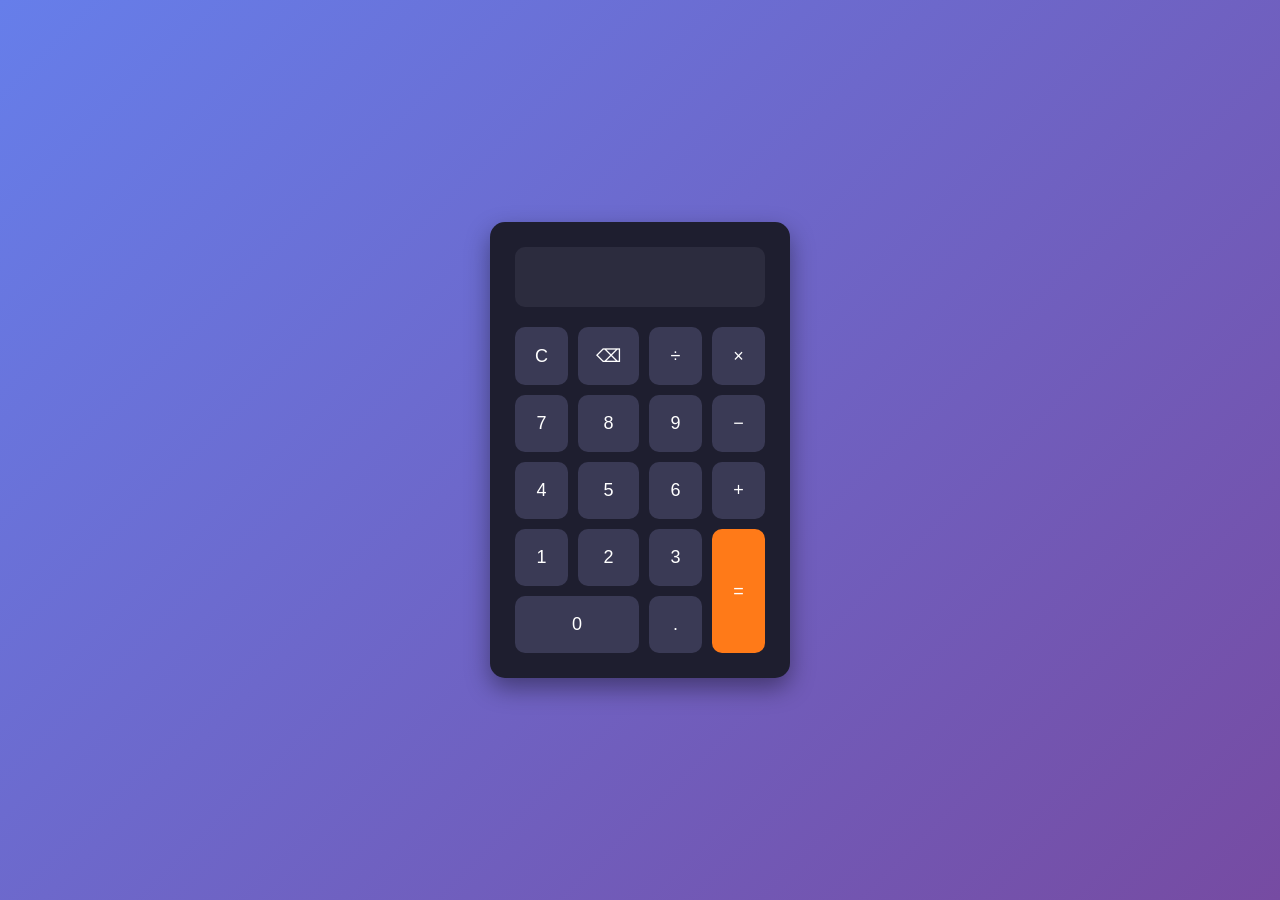
<file: Calculator/calculator.html>
<!DOCTYPE html>
<html>
<head>
<title>Calculator</title>
<link rel="stylesheet" href="calculator.css">
</head>

<body>

<div class="calculator">

<input type="text" id="display" readonly>

<div class="buttons">

<button onclick="clearDisplay()">C</button>
<button onclick="deleteLast()">⌫</button>
<button onclick="press('/')">÷</button>
<button onclick="press('*')">×</button>

<button onclick="press('7')">7</button>
<button onclick="press('8')">8</button>
<button onclick="press('9')">9</button>
<button onclick="press('-')">−</button>

<button onclick="press('4')">4</button>
<button onclick="press('5')">5</button>
<button onclick="press('6')">6</button>
<button onclick="press('+')">+</button>

<button onclick="press('1')">1</button>
<button onclick="press('2')">2</button>
<button onclick="press('3')">3</button>
<button class="equal" onclick="calculate()">=</button>

<button class="zero" onclick="press('0')">0</button>
<button onclick="press('.')">.</button>

</div>

</div>

<script src="calculator.js"></script>

</body>
</html>
</file>
<file: Calculator/calculator.css>
*{
margin:0;
padding:0;
box-sizing:border-box;
font-family:Arial;
}

body{
display:flex;
justify-content:center;
align-items:center;
height:100vh;
background:linear-gradient(135deg,#667eea,#764ba2);
}

.calculator{
background:#1e1e2f;
padding:25px;
border-radius:15px;
width:300px;
box-shadow:0 10px 25px rgba(0,0,0,0.4);
}

#display{
width:100%;
height:60px;
font-size:26px;
text-align:right;
padding:10px;
border:none;
border-radius:10px;
margin-bottom:20px;
background:#2c2c3e;
color:white;
}

.buttons{
display:grid;
grid-template-columns:repeat(4,1fr);
gap:10px;
}

button{
padding:18px;
font-size:18px;
border:none;
border-radius:10px;
background:#3a3a55;
color:white;
cursor:pointer;
transition:0.3s;
}

button:hover{
background:#50507a;
transform:translateY(-2px);
}

button:active{
transform:scale(0.95);
}

.equal{
grid-row:span 2;
background:#ff7a18;
}

.equal:hover{
background:#ff9b42;
}

.zero{
grid-column:span 2;
}
</file>
